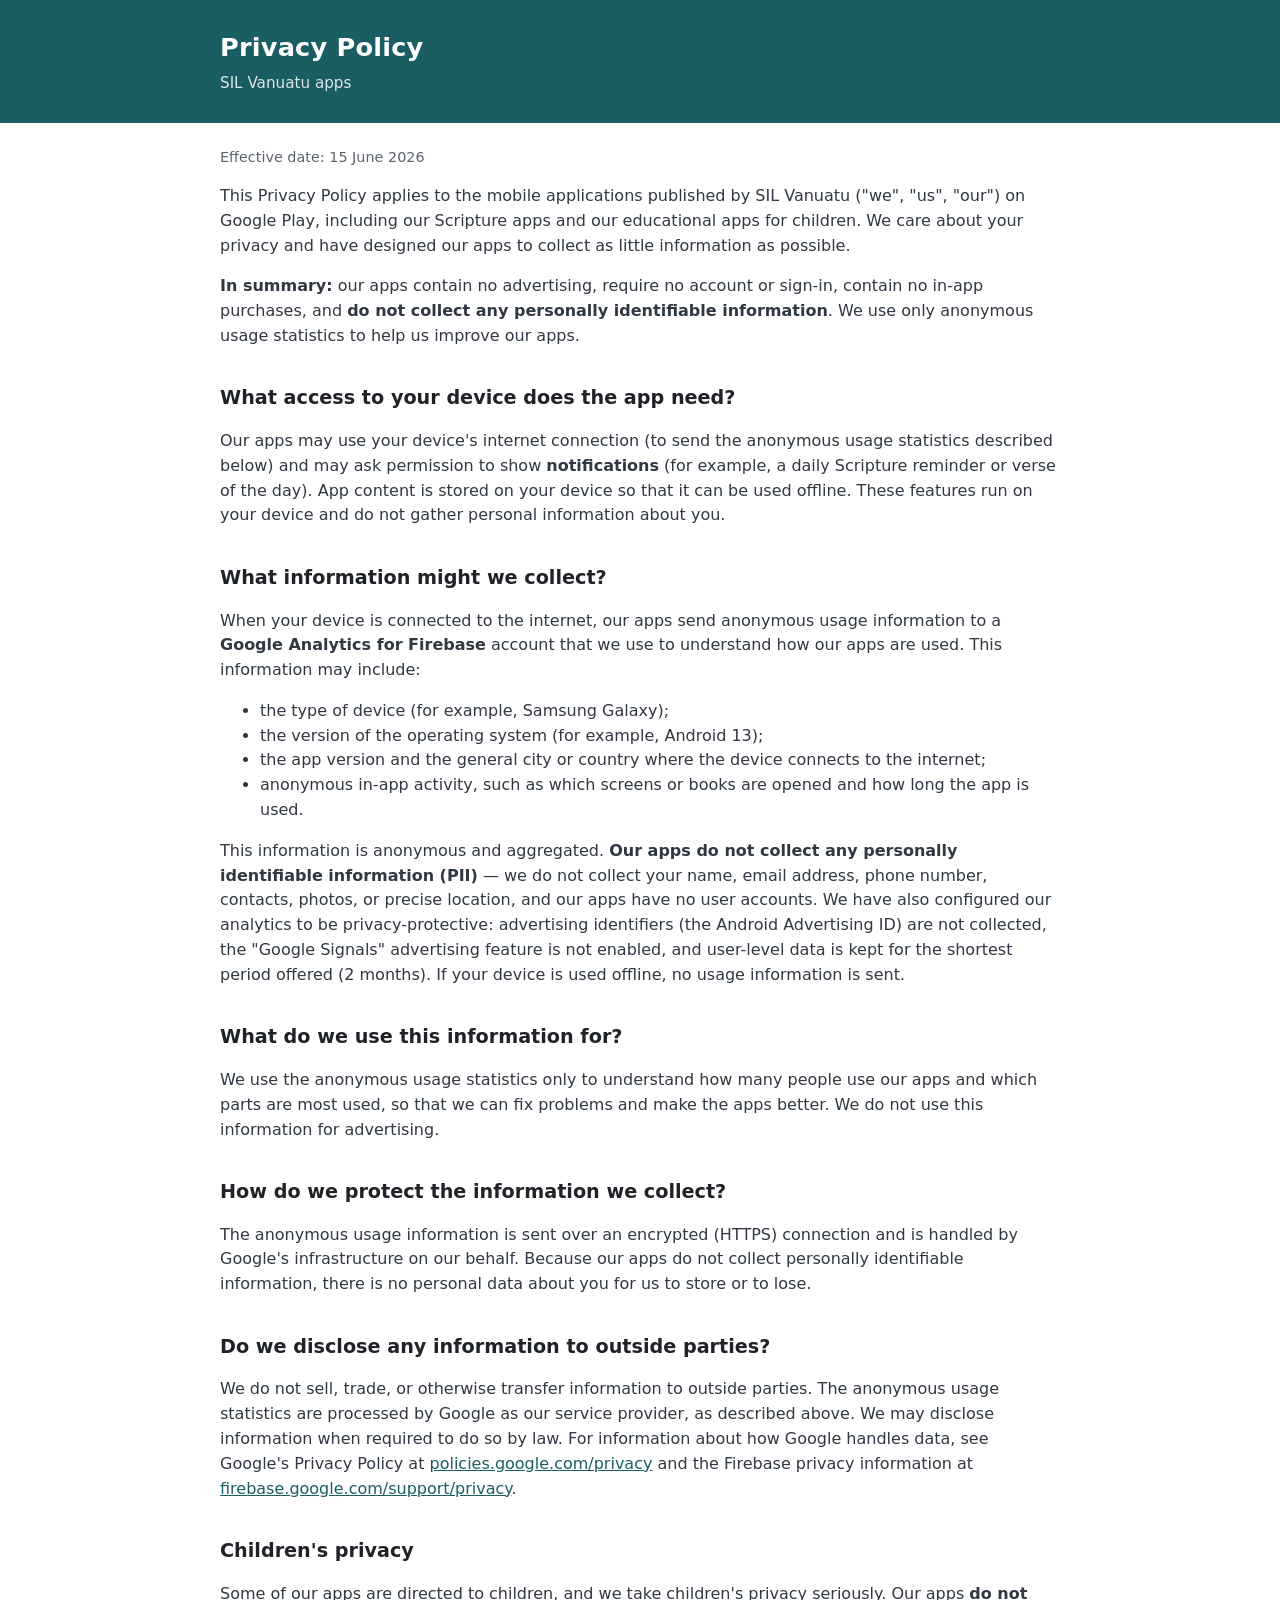
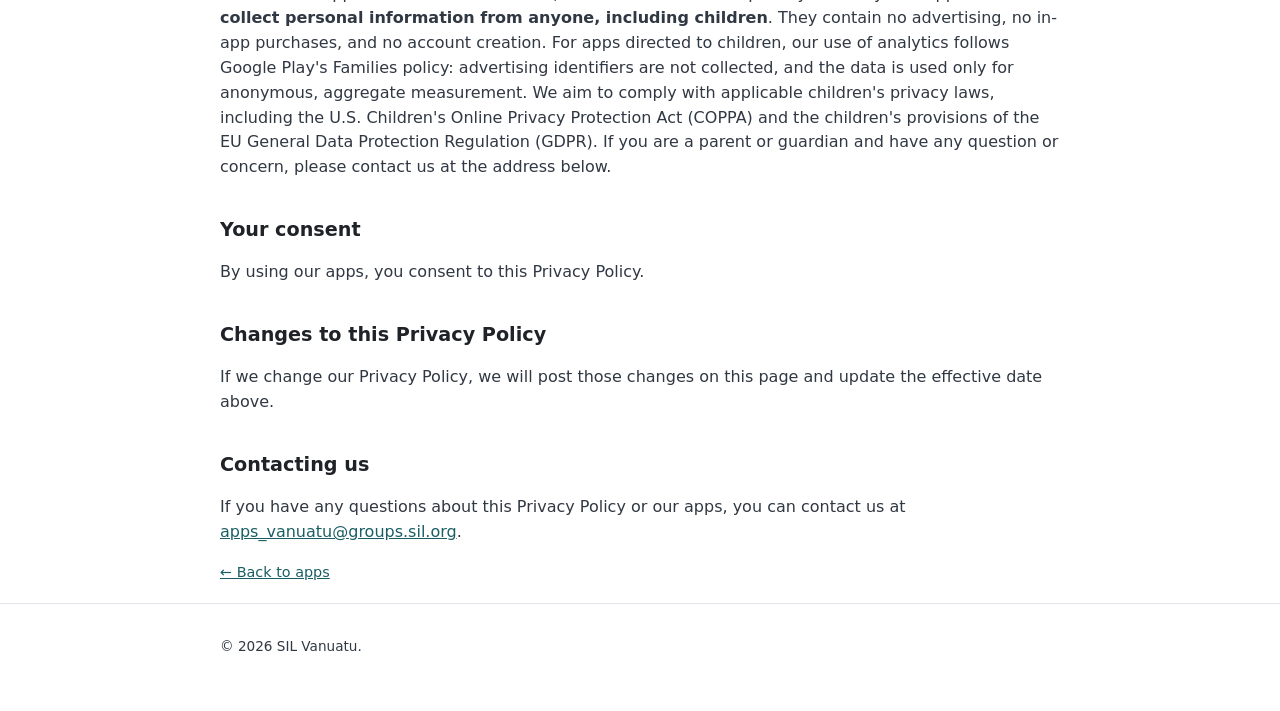
<file: privacy.html>
<!DOCTYPE html>
<!--
  Shared privacy policy for all SIL Vanuatu apps.
  Structure/wording aligned with SIL family app policies (e.g. Alpha Tiles).
  Please have the org review before any child-directed app is submitted; update the effective date on publish.
-->
<html lang="en">
<head>
  <meta charset="utf-8">
  <meta name="viewport" content="width=device-width, initial-scale=1">
  <title>Privacy Policy — SIL Vanuatu Apps</title>
  <link rel="icon" href="assets/mota-lava-icon-512.png">
  <link rel="stylesheet" href="styles.css">
</head>
<body class="legal">
  <header class="site-header">
    <div class="wrap">
      <h1 class="site-title">Privacy Policy</h1>
      <p class="site-tagline">SIL Vanuatu apps</p>
    </div>
  </header>

  <main class="wrap">
    <p class="updated">Effective date: 15 June 2026</p>

    <p>This Privacy Policy applies to the mobile applications published by SIL Vanuatu ("we", "us", "our")
      on Google&nbsp;Play, including our Scripture apps and our educational apps for children. We care about
      your privacy and have designed our apps to collect as little information as possible.</p>

    <p><strong>In summary:</strong> our apps contain no advertising, require no account or sign-in, contain no
      in-app purchases, and <strong>do not collect any personally identifiable information</strong>. We use
      only anonymous usage statistics to help us improve our apps.</p>

    <h2>What access to your device does the app need?</h2>
    <p>Our apps may use your device's internet connection (to send the anonymous usage statistics described
      below) and may ask permission to show <strong>notifications</strong> (for example, a daily Scripture
      reminder or verse of the day). App content is stored on your device so that it can be used offline.
      These features run on your device and do not gather personal information about you.</p>

    <h2>What information might we collect?</h2>
    <p>When your device is connected to the internet, our apps send anonymous usage information to a
      <strong>Google Analytics for Firebase</strong> account that we use to understand how our apps are used.
      This information may include:</p>
    <ul>
      <li>the type of device (for example, Samsung Galaxy);</li>
      <li>the version of the operating system (for example, Android&nbsp;13);</li>
      <li>the app version and the general city or country where the device connects to the internet;</li>
      <li>anonymous in-app activity, such as which screens or books are opened and how long the app is used.</li>
    </ul>
    <p>This information is anonymous and aggregated. <strong>Our apps do not collect any personally
      identifiable information (PII)</strong> — we do not collect your name, email address, phone number,
      contacts, photos, or precise location, and our apps have no user accounts. We have also configured our
      analytics to be privacy-protective: advertising identifiers (the Android Advertising ID) are not
      collected, the "Google Signals" advertising feature is not enabled, and user-level data is kept for the
      shortest period offered (2&nbsp;months). If your device is used offline, no usage information is sent.</p>

    <h2>What do we use this information for?</h2>
    <p>We use the anonymous usage statistics only to understand how many people use our apps and which parts
      are most used, so that we can fix problems and make the apps better. We do not use this information for
      advertising.</p>

    <h2>How do we protect the information we collect?</h2>
    <p>The anonymous usage information is sent over an encrypted (HTTPS) connection and is handled by Google's
      infrastructure on our behalf. Because our apps do not collect personally identifiable information, there
      is no personal data about you for us to store or to lose.</p>

    <h2>Do we disclose any information to outside parties?</h2>
    <p>We do not sell, trade, or otherwise transfer information to outside parties. The anonymous usage
      statistics are processed by Google as our service provider, as described above. We may disclose
      information when required to do so by law. For information about how Google handles data, see Google's
      Privacy Policy at <a href="https://policies.google.com/privacy">policies.google.com/privacy</a> and the
      Firebase privacy information at
      <a href="https://firebase.google.com/support/privacy">firebase.google.com/support/privacy</a>.</p>

    <h2>Children's privacy</h2>
    <p>Some of our apps are directed to children, and we take children's privacy seriously. Our apps
      <strong>do not collect personal information from anyone, including children</strong>. They contain no
      advertising, no in-app purchases, and no account creation. For apps directed to children, our use of
      analytics follows Google&nbsp;Play's Families policy: advertising identifiers are not collected, and the
      data is used only for anonymous, aggregate measurement. We aim to comply with applicable children's
      privacy laws, including the U.S. Children's Online Privacy Protection Act (COPPA) and the children's
      provisions of the EU General Data Protection Regulation (GDPR). If you are a parent or guardian and have
      any question or concern, please contact us at the address below.</p>

    <h2>Your consent</h2>
    <p>By using our apps, you consent to this Privacy Policy.</p>

    <h2>Changes to this Privacy Policy</h2>
    <p>If we change our Privacy Policy, we will post those changes on this page and update the effective date
      above.</p>

    <h2>Contacting us</h2>
    <p>If you have any questions about this Privacy Policy or our apps, you can contact us at
      <a href="mailto:apps_vanuatu@groups.sil.org">apps_vanuatu@groups.sil.org</a>.</p>

    <p class="updated"><a href="index.html">&larr; Back to apps</a></p>
  </main>

  <footer class="site-footer">
    <div class="wrap">
      <p class="copyright">&copy; 2026 SIL Vanuatu.</p>
    </div>
  </footer>
</body>
</html>
</file>
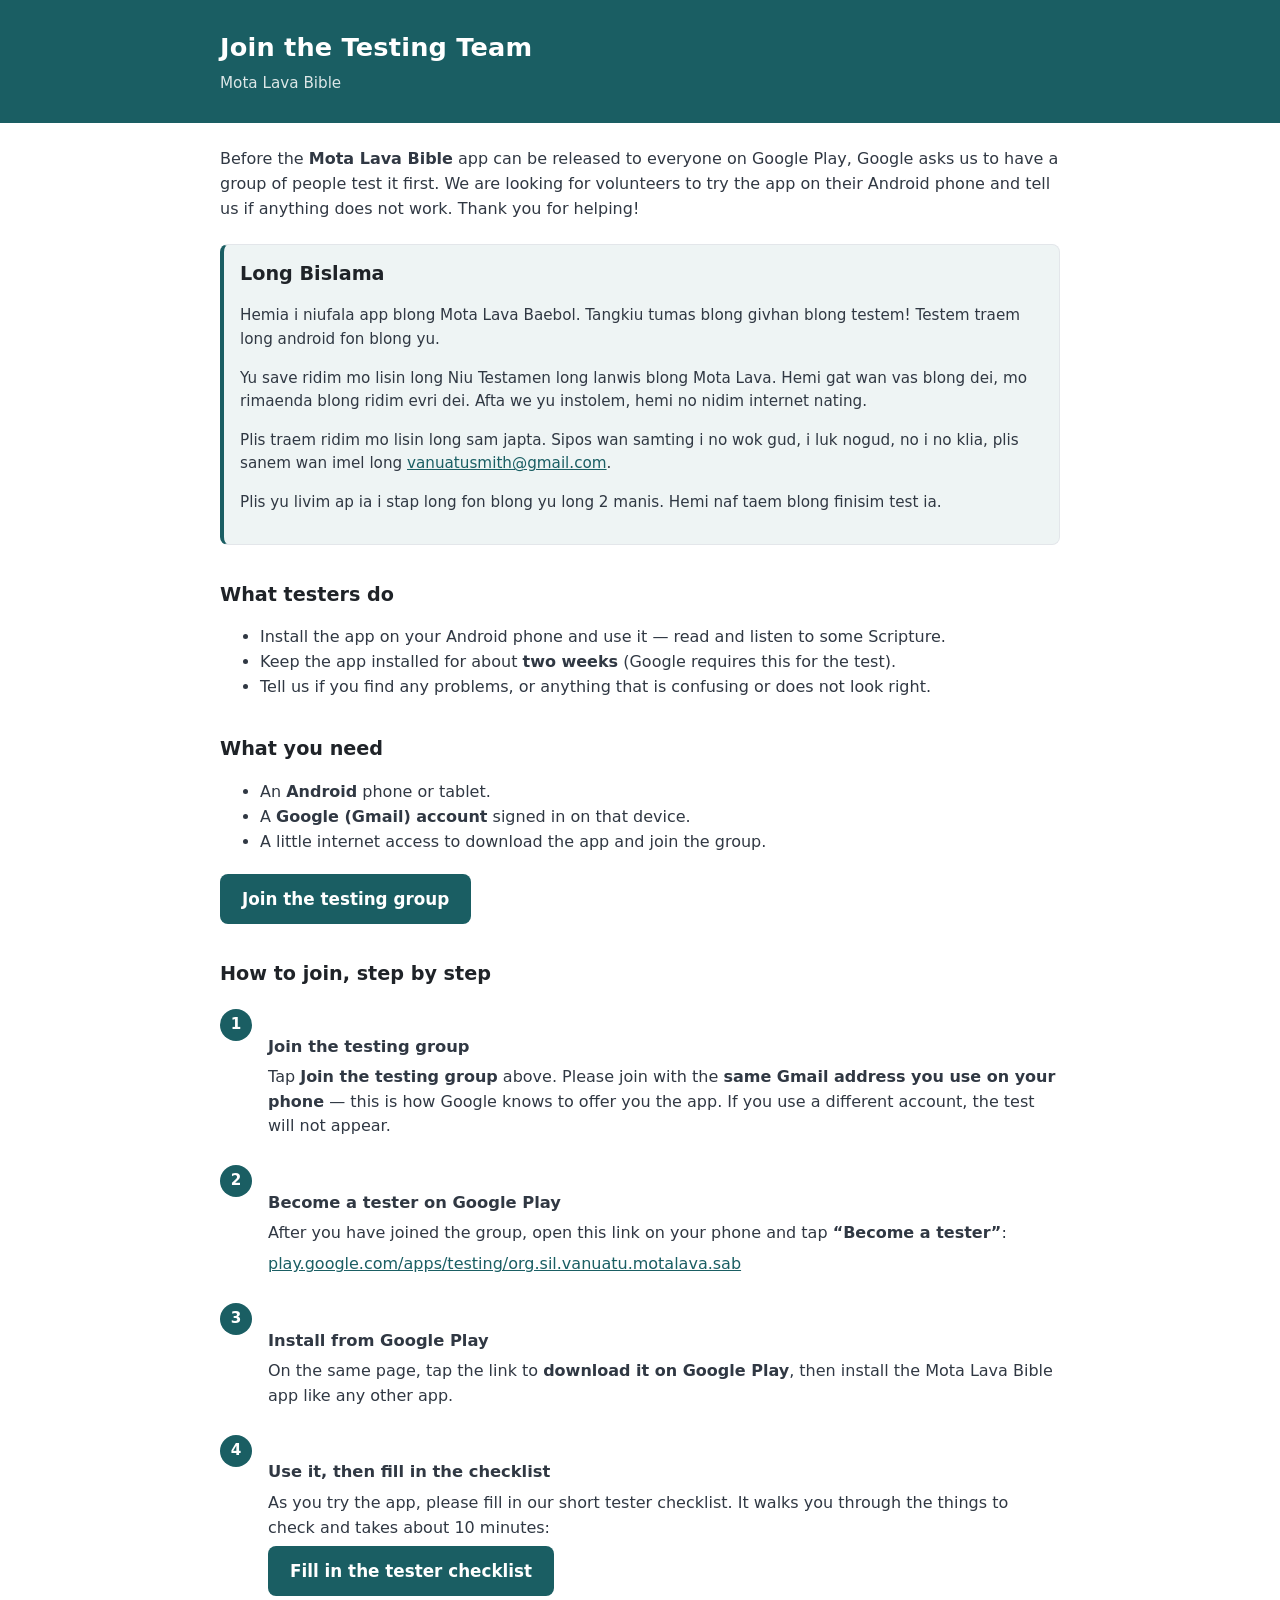
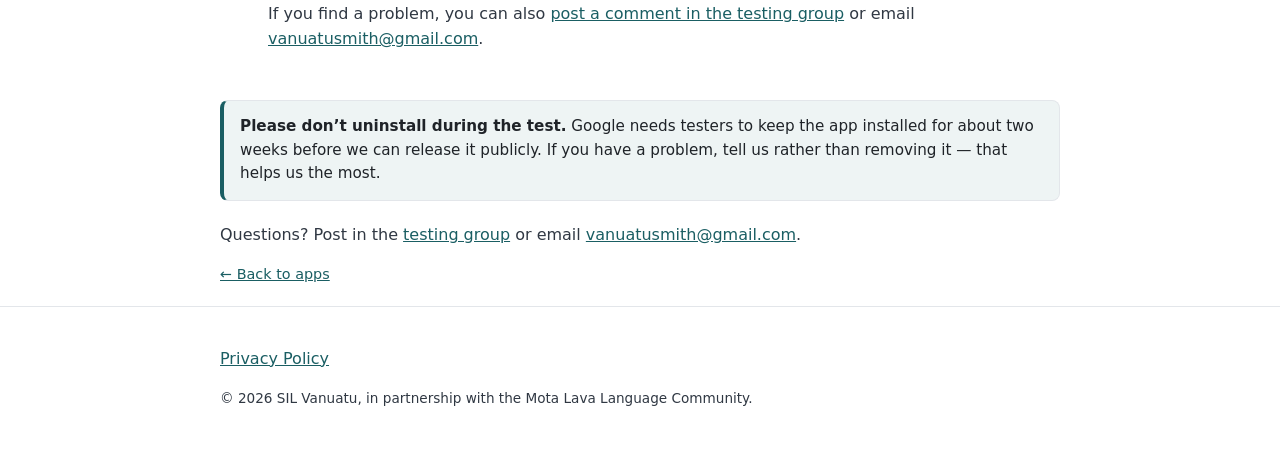
<file: testers.html>
<!DOCTYPE html>
<!--
  Tester recruitment page for the Mota Lava Bible closed test on Google Play.

  Setup notes:
    1. Tester list = Google Group mota-lava-app-testers@googlegroups.com
       (join link https://groups.google.com/g/mota-lava-app-testers — already filled in below).
       Set the group so people can join (or ask to join), and add that SAME group as the
       tester list in Play Console -> Closed testing.
    2. The opt-in link is already filled with the package name org.sil.vanuatu.motalava.sab.
       It only starts working once the closed testing track has a release and the person's
       Google account is on the tester list (i.e. after they join the group above).

  Key point to keep in the instructions: testers must join the group with the SAME Google
  (Gmail) account that is signed in on their Android phone, or Play won't offer them the test.
-->
<html lang="en">
<head>
  <meta charset="utf-8">
  <meta name="viewport" content="width=device-width, initial-scale=1">
  <title>Join the Testing Team — Mota Lava Bible</title>
  <meta name="description" content="Help test the Mota Lava Bible app before it is released on Google Play.">
  <link rel="icon" href="assets/mota-lava-icon-512.png">
  <link rel="stylesheet" href="styles.css">
</head>
<body class="legal">
  <header class="site-header">
    <div class="wrap">
      <h1 class="site-title">Join the Testing Team</h1>
      <p class="site-tagline">Mota Lava Bible</p>
    </div>
  </header>

  <main class="wrap">
    <p>Before the <strong>Mota Lava Bible</strong> app can be released to everyone on Google&nbsp;Play,
      Google asks us to have a group of people test it first. We are looking for volunteers to try the app
      on their Android phone and tell us if anything does not work. Thank you for helping!</p>

    <section class="note" lang="bi">
      <h2 style="margin-top:0;">Long Bislama</h2>
      <p>Hemia i niufala app blong Mota Lava Baebol. Tangkiu tumas blong givhan blong testem! Testem traem
        long android fon blong yu.</p>
      <p>Yu save ridim mo lisin long Niu Testamen long lanwis blong Mota Lava. Hemi gat wan vas blong dei,
        mo rimaenda blong ridim evri dei. Afta we yu instolem, hemi no nidim internet nating.</p>
      <p>Plis traem ridim mo lisin long sam japta. Sipos wan samting i no wok gud, i luk nogud, no i no klia,
        plis sanem wan imel long <a href="mailto:vanuatusmith@gmail.com">vanuatusmith@gmail.com</a>.</p>
      <p>Plis yu livim ap ia i stap long fon blong yu long 2 manis. Hemi naf taem blong finisim test ia.</p>
    </section>

    <h2>What testers do</h2>
    <ul class="requirements">
      <li>Install the app on your Android phone and use it — read and listen to some Scripture.</li>
      <li>Keep the app installed for about <strong>two weeks</strong> (Google requires this for the test).</li>
      <li>Tell us if you find any problems, or anything that is confusing or does not look right.</li>
    </ul>

    <h2>What you need</h2>
    <ul class="requirements">
      <li>An <strong>Android</strong> phone or tablet.</li>
      <li>A <strong>Google (Gmail) account</strong> signed in on that device.</li>
      <li>A little internet access to download the app and join the group.</li>
    </ul>

    <div class="cta-wrap">
      <a class="cta-button" href="https://groups.google.com/g/mota-lava-app-testers">Join the testing group</a>
    </div>

    <h2>How to join, step by step</h2>
    <ol class="steps">
      <li>
        <h3>Join the testing group</h3>
        <p>Tap <strong>Join the testing group</strong> above. Please join with the
          <strong>same Gmail address you use on your phone</strong> — this is how Google knows to offer you
          the app. If you use a different account, the test will not appear.</p>
      </li>
      <li>
        <h3>Become a tester on Google Play</h3>
        <p>After you have joined the group, open this link on your phone and tap
          <strong>“Become a tester”</strong>:</p>
        <!-- Opt-in link is deterministic from the package name; activates once the closed track has a release. -->
        <p><a href="https://play.google.com/apps/testing/org.sil.vanuatu.motalava.sab">play.google.com/apps/testing/org.sil.vanuatu.motalava.sab</a></p>
      </li>
      <li>
        <h3>Install from Google Play</h3>
        <p>On the same page, tap the link to <strong>download it on Google&nbsp;Play</strong>, then install
          the Mota Lava Bible app like any other app.</p>
      </li>
      <li>
        <h3>Use it, then fill in the checklist</h3>
        <p>As you try the app, please fill in our short tester checklist. It walks you through the things
          to check and takes about 10 minutes:</p>
        <p class="cta-wrap">
          <a class="cta-button" href="https://docs.google.com/forms/d/e/1FAIpQLScDLcmhbtEN51dCbPECTc9ohMIsq6889ljUQYGRsUm8VWjKGA/viewform">Fill in the tester checklist</a>
        </p>
        <p>If you find a problem, you can also
          <a href="https://groups.google.com/g/mota-lava-app-testers">post a comment in the testing group</a>
          or email <a href="mailto:vanuatusmith@gmail.com">vanuatusmith@gmail.com</a>.</p>
      </li>
    </ol>

    <div class="note">
      <strong>Please don’t uninstall during the test.</strong> Google needs testers to keep the app
      installed for about two weeks before we can release it publicly. If you have a problem, tell us rather
      than removing it — that helps us the most.
    </div>

    <p>Questions? Post in the
      <a href="https://groups.google.com/g/mota-lava-app-testers">testing group</a> or email
      <a href="mailto:vanuatusmith@gmail.com">vanuatusmith@gmail.com</a>.</p>

    <p class="updated"><a href="index.html">&larr; Back to apps</a></p>
  </main>

  <footer class="site-footer">
    <div class="wrap">
      <p><a href="privacy.html">Privacy Policy</a></p>
      <p class="copyright">&copy; 2026 SIL Vanuatu, in partnership with the Mota Lava Language Community.</p>
    </div>
  </footer>
</body>
</html>
</file>
<file: styles.css>
/* SIL Vanuatu app store page — minimal, dependency-free, responsive */

:root {
  --bg: #f6f7f9;
  --card: #ffffff;
  --ink: #1f2328;
  --muted: #5b6470;
  --accent: #1a5e63;
  --border: #e3e6ea;
  --radius: 14px;
  --maxw: 880px;
}

* { box-sizing: border-box; }

html { -webkit-text-size-adjust: 100%; }

body {
  margin: 0;
  font-family: system-ui, -apple-system, "Segoe UI", Roboto, Helvetica, Arial, sans-serif;
  color: var(--ink);
  background: var(--bg);
  line-height: 1.55;
}

.wrap { width: 100%; max-width: var(--maxw); margin: 0 auto; padding: 0 20px; }

/* Header */
.site-header {
  background: var(--accent);
  color: #fff;
  padding: 28px 0;
}
.site-title { margin: 0; font-size: 1.6rem; letter-spacing: 0.2px; }
.site-tagline { margin: 4px 0 0; opacity: 0.85; font-size: 0.95rem; }
/* On .legal pages, `.legal p` would darken the header tagline (a <p>) to near-invisible
   against the dark header. Keep header text light so it pops. */
.site-header .site-title,
.site-header .site-tagline { color: #fff; }

/* Intro */
.intro {
  margin: 28px auto 8px;
  color: var(--muted);
  max-width: 60ch;
}

/* App grid */
.app-grid {
  display: grid;
  grid-template-columns: 1fr;
  gap: 20px;
  margin: 20px 0 40px;
}
@media (min-width: 720px) {
  .app-grid { grid-template-columns: repeat(2, 1fr); }
}

.app-card {
  background: var(--card);
  border: 1px solid var(--border);
  border-radius: var(--radius);
  padding: 20px;
  box-shadow: 0 1px 2px rgba(16, 24, 40, 0.04);
}

.app-head { display: flex; gap: 14px; align-items: flex-start; }
.app-icon { border-radius: 18px; flex: 0 0 auto; }
.app-name { margin: 0 0 4px; font-size: 1.2rem; }
.app-blurb { margin: 0; color: var(--muted); font-size: 0.95rem; }

/* Google Play button (swap for the official badge image if preferred) */
.app-actions { margin: 16px 0 4px; }
.play-button {
  display: inline-flex;
  flex-direction: column;
  justify-content: center;
  text-decoration: none;
  color: #fff;
  background: #000;
  border-radius: 8px;
  padding: 8px 18px;
  line-height: 1.15;
  min-width: 150px;
}
.play-button:hover { background: #1a1a1a; }
.play-button-sub { font-size: 0.62rem; letter-spacing: 0.6px; text-transform: uppercase; opacity: 0.85; }
.play-button-main { font-size: 1.15rem; font-weight: 600; }

/* Screenshots */
.shots {
  display: flex;
  gap: 10px;
  overflow-x: auto;
  margin-top: 16px;
  padding-bottom: 4px;
  -webkit-overflow-scrolling: touch;
}
.shots img {
  height: 320px;
  width: auto;
  border-radius: 10px;
  border: 1px solid var(--border);
  flex: 0 0 auto;
}

/* Footer */
.site-footer {
  border-top: 1px solid var(--border);
  padding: 24px 0 40px;
  margin-top: 20px;
}
.site-footer a { color: var(--accent); }
.copyright { color: var(--muted); font-size: 0.85rem; margin-top: 8px; }

/* Call-to-action button (testers page) */
.cta-wrap { margin: 20px 0; }
.cta-button {
  display: inline-block;
  text-decoration: none;
  color: #fff;
  background: var(--accent);
  border-radius: 8px;
  padding: 12px 22px;
  font-weight: 600;
  font-size: 1.05rem;
}
.cta-button:hover { background: #164f53; }
/* Keep button text white even on .legal pages, where `.legal a` would otherwise
   force the dark accent color onto the dark accent button (invisible text). */
.legal .cta-button { color: #fff; }

/* Numbered steps (testers page) */
.steps { counter-reset: step; list-style: none; padding-left: 0; margin: 20px 0; }
.steps > li { position: relative; padding: 2px 0 20px 48px; margin: 0; }
.steps > li::before {
  counter-increment: step;
  content: counter(step);
  position: absolute;
  left: 0; top: 0;
  width: 32px; height: 32px;
  background: var(--accent);
  color: #fff;
  border-radius: 50%;
  display: flex; align-items: center; justify-content: center;
  font-weight: 600;
  font-size: 0.95rem;
}
.steps h3 { margin: 2px 0 6px; font-size: 1.05rem; }
.steps p { margin: 0 0 6px; }

/* Callout note (testers page) */
.note {
  background: #eef4f4;
  border: 1px solid var(--border);
  border-left: 4px solid var(--accent);
  border-radius: 8px;
  padding: 14px 16px;
  margin: 22px 0;
  font-size: 0.95rem;
}
.note strong { color: var(--ink); }

/* Privacy page typography */
.legal { background: var(--card); }
.legal main { padding-top: 8px; }
.legal h2 { margin-top: 1.8em; font-size: 1.2rem; }
.legal h3 { margin-top: 1.4em; font-size: 1.02rem; }
.legal p, .legal li { color: #303843; }
.legal .updated { color: var(--muted); font-size: 0.9rem; }
.legal a { color: var(--accent); }
</file>
